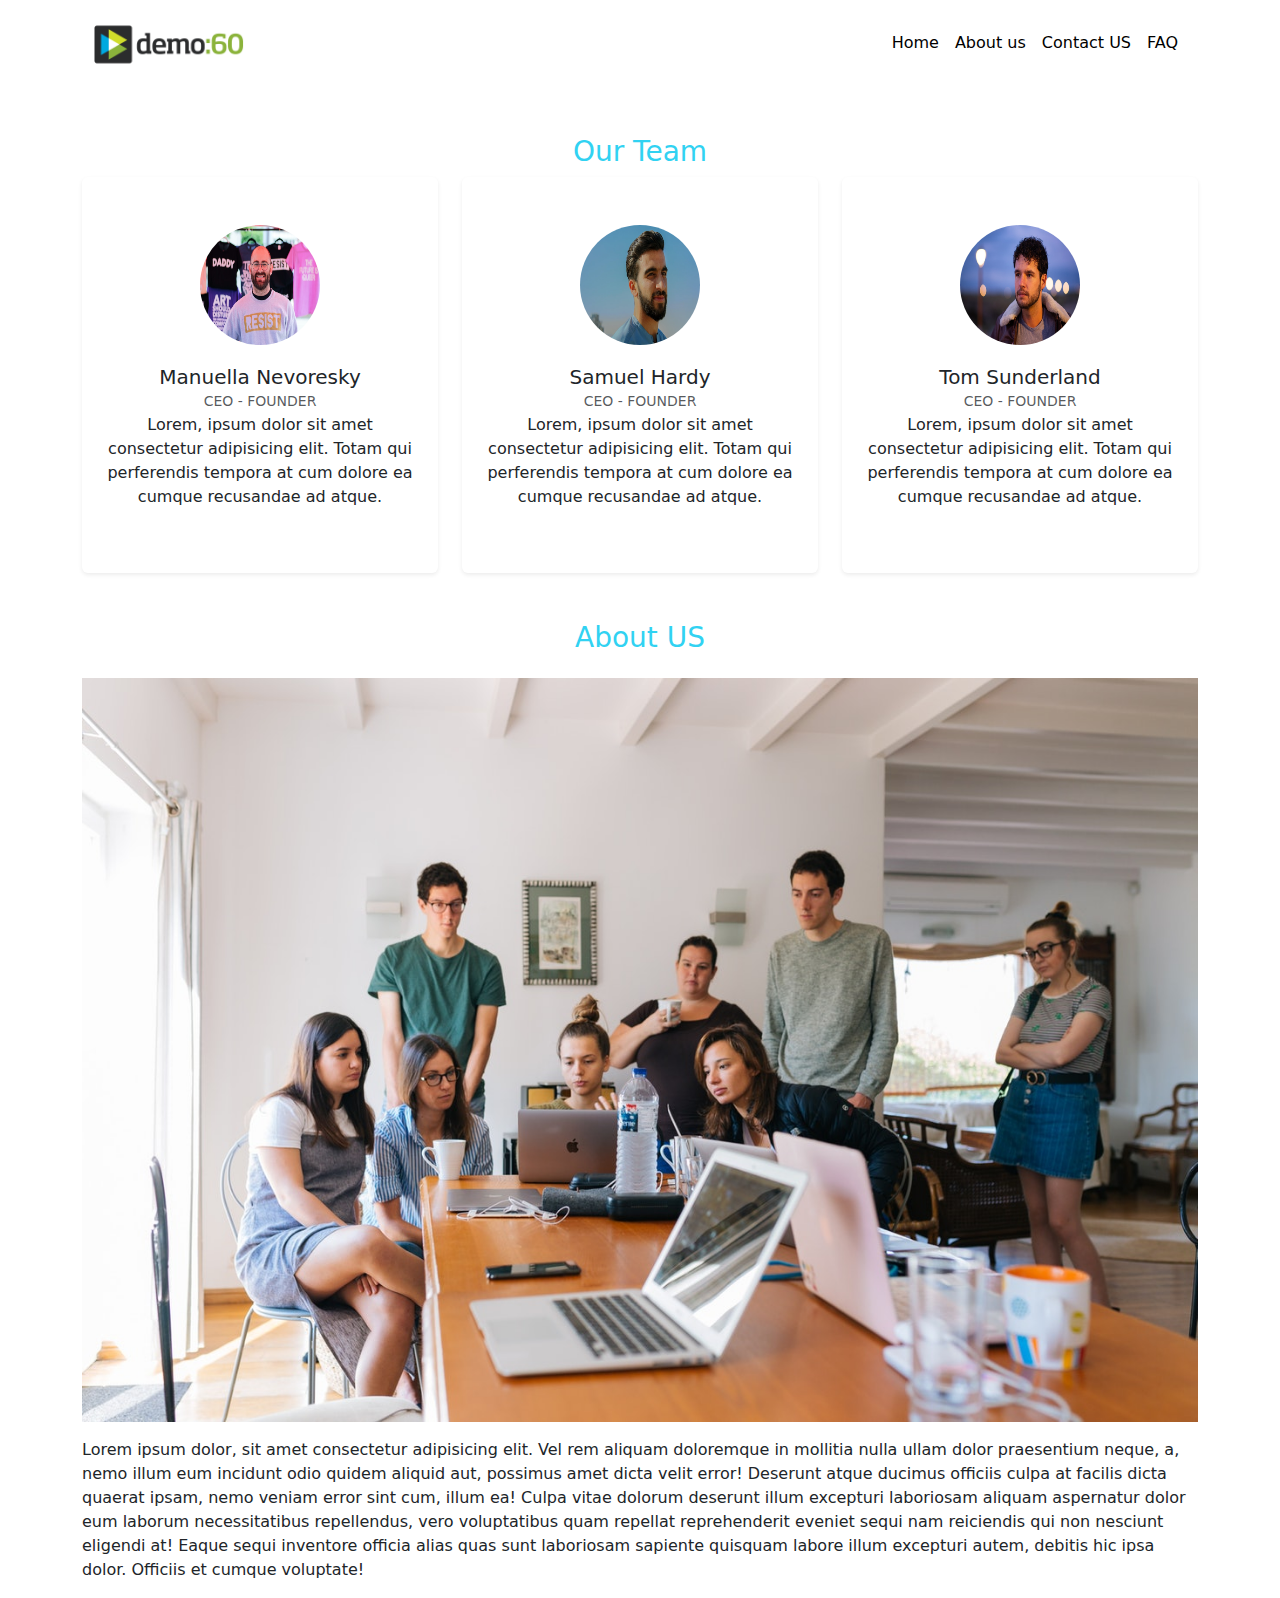
<file: about.html>
<!DOCTYPE html>
<html lang="en">
<head>
    <meta charset="UTF-8">
    <meta http-equiv="X-UA-Compatible" content="IE=edge">
    <meta name="viewport" content="width=device-width, initial-scale=1.0">
    <title>Document</title>
    <!-- Favicon  -->
    <link rel="icon" type="image/x-icon" href="assets/img/fav.jpg">
    <!-- BootStrap CSS  -->
    <link rel="stylesheet" href="assets/css/bootstrap.min.css">
    <!-- Main CSS  -->
    <link rel="stylesheet" href="style.css">
</head>
<body>
    <!-- Header Start  -->
    <Header>
        <!-- Logo & Menu  -->
        <div class="logo-menu">
            <div class="container">
                <nav class="navbar navbar-expand-lg ">
                    <div class="container-fluid">
                      <a class="navbar-brand" href="#"> <img src="assets/img/logo.png" alt=""> </a>
                      <button class="navbar-toggler" type="button" data-bs-toggle="collapse" data-bs-target="#navbarNavAltMarkup" aria-controls="navbarNavAltMarkup" aria-expanded="false" aria-label="Toggle navigation">
                        <span class="navbar-toggler-icon"></span>
                      </button>
                      <div class="collapse navbar-collapse" id="navbarNavAltMarkup">
                        <div class="navbar-nav">
                          <a class="nav-link" aria-current="page" href="index.html">Home</a>
                          <a class="nav-link" href="about.html">About us</a>
                          <a class="nav-link" href="contact.html">Contact US</a>
                          <a class="nav-link" href="faq.html">FAQ</a>
                        </div>
                      </div>
                    </div>
                  </nav>
            </div>
        </div>

    </Header>
    <!-- Header End  -->



<!-- Team Section Start  -->

<section class="team mt-5">
  <div class="container">
    <div class="row text-center">
      <h3 class="feedback-title" class="mb-4">Our Team</h3>
    </div>
    <div class="row text-center">
  
        <!-- Team item -->
        <div class="col-xl-4 col-sm-6 mb-5">
            <div class="bg-white rounded shadow-sm py-5 px-4"><img src="assets/img/c1.jpg" alt="">
                <h5 class="mb-0">Manuella Nevoresky</h5><span class="small text-uppercase text-muted">CEO - Founder</span>
                <p>Lorem, ipsum dolor sit amet consectetur adipisicing elit. Totam qui perferendis tempora at cum dolore ea cumque recusandae ad atque.</p>
            </div>
        </div><!-- End -->
  
        <!-- Team item -->
        <div class="col-xl-4 col-sm-6 mb-5">
            <div class="bg-white rounded shadow-sm py-5 px-4"><img src="assets/img/c2.jpg" alt="">
                <h5 class="mb-0">Samuel Hardy</h5><span class="small text-uppercase text-muted">CEO - Founder</span>
                <p>Lorem, ipsum dolor sit amet consectetur adipisicing elit. Totam qui perferendis tempora at cum dolore ea cumque recusandae ad atque.</p>
            </div>
        </div><!-- End -->
  
        <!-- Team item -->
        <div class="col-xl-4 col-sm-6 mb-5">
            <div class="bg-white rounded shadow-sm py-5 px-4"><img src="assets/img/c3.jpg" alt="" >
                <h5 class="mb-0">Tom Sunderland</h5><span class="small text-uppercase text-muted">CEO - Founder</span>
                <p>Lorem, ipsum dolor sit amet consectetur adipisicing elit. Totam qui perferendis tempora at cum dolore ea cumque recusandae ad atque.</p>
            </div>
        </div><!-- End -->
  <!-- End -->
    </div>
  </div>
</section>
<!-- Team Section End  -->

<!-- About Company  -->
<section class="about ">
  <div class="container">
    <div class="row">
      <h3 class="feedback-title" class="mb-4">About US</h3>
    </div>
    <div class="row mt-3">
      <img src="assets/img/team.jpg" class="img-fluid" alt="">
      <p class="mt-3">Lorem ipsum dolor, sit amet consectetur adipisicing elit. Vel rem aliquam doloremque in mollitia nulla ullam dolor praesentium neque, a, nemo illum eum incidunt odio quidem aliquid aut, possimus amet dicta velit error! Deserunt atque ducimus officiis culpa at facilis dicta quaerat ipsam, nemo veniam error sint cum, illum ea! Culpa vitae dolorum deserunt illum excepturi laboriosam aliquam aspernatur dolor eum laborum necessitatibus repellendus, vero voluptatibus quam repellat reprehenderit eveniet sequi nam reiciendis qui non nesciunt eligendi at! Eaque sequi inventore officia alias quas sunt laboriosam sapiente quisquam labore illum excepturi autem, debitis hic ipsa dolor. Officiis et cumque voluptate!</p>
    </div>
  </div>
</section>
<!-- About Company End -->



    <!-- BootStrap JS  -->
    <script src="assets/js/bootstrap.bundle.min.js"></script>
</body>
</html>
</file>
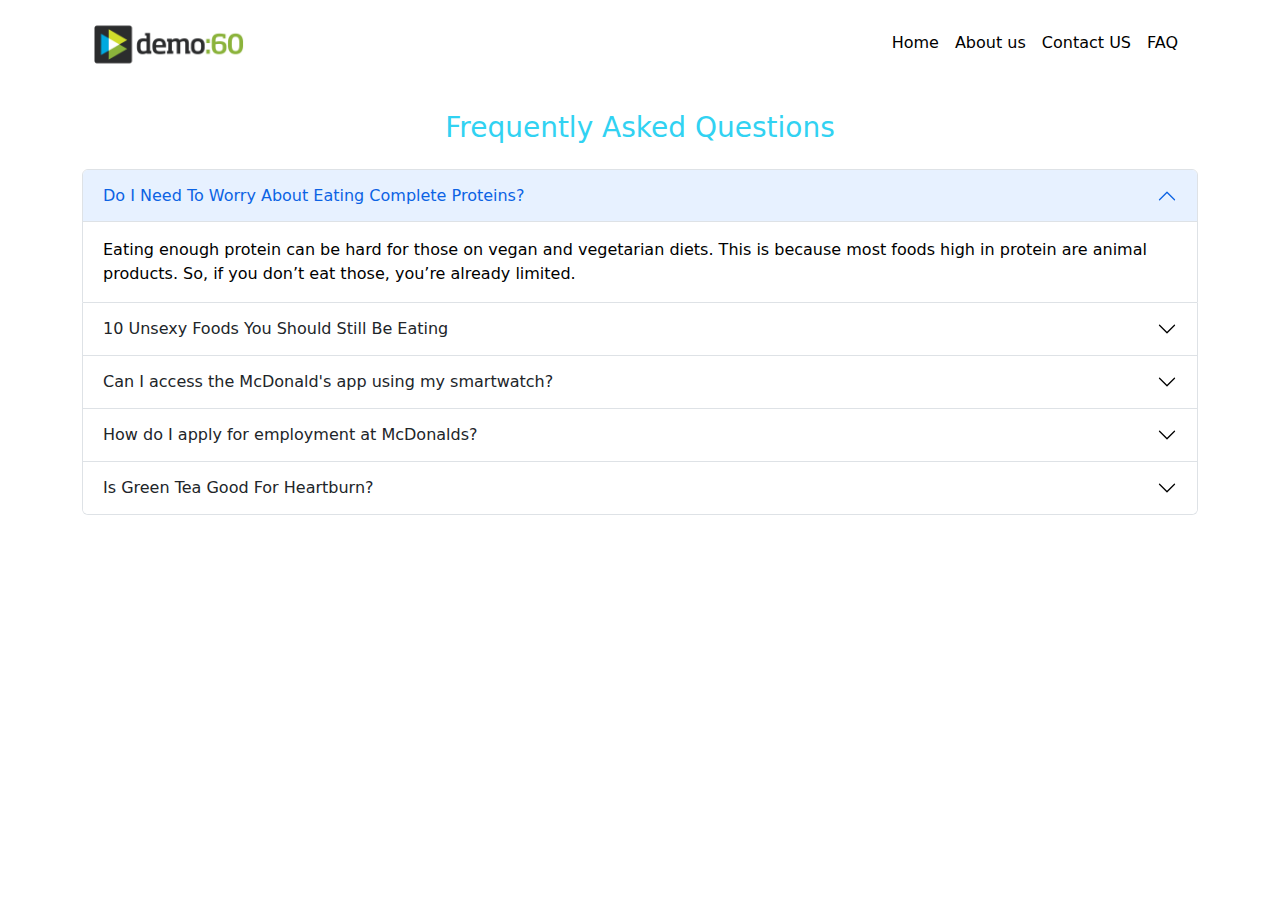
<file: faq.html>
<!DOCTYPE html>
<html lang="en">
<head>
    <meta charset="UTF-8">
    <meta http-equiv="X-UA-Compatible" content="IE=edge">
    <meta name="viewport" content="width=device-width, initial-scale=1.0">
    <title>Document</title>
    <!-- Favicon  -->
    <link rel="icon" type="image/x-icon" href="assets/img/fav.jpg">
    <!-- BootStrap CSS  -->
    <link rel="stylesheet" href="assets/css/bootstrap.min.css">
    <!-- Main CSS  -->
    <link rel="stylesheet" href="style.css">
</head>
<body>
    <!-- Header Start  -->
    <Header>
        <!-- Logo & Menu  -->
        <div class="logo-menu">
            <div class="container">
                <nav class="navbar navbar-expand-lg ">
                    <div class="container-fluid">
                      <a class="navbar-brand" href="#"> <img src="assets/img/logo.png" alt=""> </a>
                      <button class="navbar-toggler" type="button" data-bs-toggle="collapse" data-bs-target="#navbarNavAltMarkup" aria-controls="navbarNavAltMarkup" aria-expanded="false" aria-label="Toggle navigation">
                        <span class="navbar-toggler-icon"></span>
                      </button>
                      <div class="collapse navbar-collapse" id="navbarNavAltMarkup">
                        <div class="navbar-nav">
                          <a class="nav-link" aria-current="page" href="index.html">Home</a>
                          <a class="nav-link" href="about.html">About us</a>
                          <a class="nav-link" href="contact.html">Contact US</a>
                          <a class="nav-link" href="faq.html">FAQ</a>
                        </div>
                      </div>
                    </div>
                  </nav>
            </div>
        </div>

    </Header>
    <!-- Header End  -->

    <!-- Accordion Start  -->
    <section class="accordion mt-4">
      <div class="container">
        <div class="row my-3">
          <h3 class="feedback-title" class="mb-4"> Frequently Asked Questions</h3>
        </div>

        <div class="row">
          <div class="accordion" id="accordionExample">
            <div class="accordion-item">
              <h2 class="accordion-header" id="headingOne">
                <button class="accordion-button" type="button" data-bs-toggle="collapse" data-bs-target="#collapseOne" aria-expanded="true" aria-controls="collapseOne">
                  Do I Need To Worry About Eating Complete Proteins?

                </button>
              </h2>
              <div id="collapseOne" class="accordion-collapse collapse show" aria-labelledby="headingOne" data-bs-parent="#accordionExample">
                <div class="accordion-body">
                  Eating enough protein can be hard for those on vegan and vegetarian diets. This is because most foods high in protein are animal products. So, if you don’t eat those, you’re already limited.
                </div>
              </div>
            </div>
            <div class="accordion-item">
              <h2 class="accordion-header" id="headingTwo">
                <button class="accordion-button collapsed" type="button" data-bs-toggle="collapse" data-bs-target="#collapseTwo" aria-expanded="false" aria-controls="collapseTwo">
                  10 Unsexy Foods You Should Still Be Eating
                </button>
              </h2>
              <div id="collapseTwo" class="accordion-collapse collapse" aria-labelledby="headingTwo" data-bs-parent="#accordionExample">
                <div class="accordion-body">
                  We live in a society obsessed with fad diets and health crazes – there’s no doubt about it. Each day we hear about a new food or a diet that can help us live longer and be healthier than ever. 
                  But, as we know, many “old-fashioned” foods are incredibly healthy yet no longer popular. From kale to acai berries and other superfoods, other traditional foods are considered “unsexy” and “boring.”
                </div>
              </div>
            </div>
            
            <div class="accordion-item">
              <h2 class="accordion-header" id="headingThree">
                <button class="accordion-button collapsed" type="button" data-bs-toggle="collapse" data-bs-target="#collapseThree" aria-expanded="false" aria-controls="collapseThree">
                  Can I access the McDonald's app using my smartwatch?
                </button>
              </h2>
              <div id="collapseThree" class="accordion-collapse collapse" aria-labelledby="headingThree" data-bs-parent="#accordionExample">
                <div class="accordion-body">
                  The McDonald's app is not currently compatible with smartwatches.
                </div>
              </div>
            </div>

            <div class="accordion-item">
              <h2 class="accordion-header" id="headingThree">
                <button class="accordion-button collapsed" type="button" data-bs-toggle="collapse" data-bs-target="#four" aria-expanded="false" aria-controls="collapseThree">
                  How do I apply for employment at McDonalds?

                </button>
              </h2>
              <div id="four" class="accordion-collapse collapse" aria-labelledby="headingThree" data-bs-parent="#accordionExample">
                <div class="accordion-body">
                  To apply for a job at McDonald's visit the McDonalds Careers website. Navigate to Restaurant Jobs or Corporate Jobs to find available McDonald's job listings near you.
                </div>
              </div>
            </div>
            <div class="accordion-item">
              <h2 class="accordion-header" id="headingThree">
                <button class="accordion-button collapsed" type="button" data-bs-toggle="collapse" data-bs-target="#five" aria-expanded="false" aria-controls="collapseThree">
                  Is Green Tea Good For Heartburn?

                </button>
              </h2>
              <div id="five" class="accordion-collapse collapse" aria-labelledby="headingThree" data-bs-parent="#accordionExample">
                <div class="accordion-body">
                  Referred to as one of the healthiest beverages in the world, green tea is incredibly good for you. 

                  It’s loaded with antioxidants and very few calories, which makes it a wonderful addition to any diet. 

                  Some people drink green tea to help with several health conditions, including heartburn. 

                  Because of that, you may wonder exactly how green tea can help with this condition.
                </div>
              </div>
            </div>


          </div>
        </div>
      </div>
    </section>
    <!-- Accordion Ends  -->


    <!-- BootStrap JS  -->
    <script src="assets/js/bootstrap.bundle.min.js"></script>
</body>
</html>
</file>
<file: style.css>
/* Header CSS  */
.navbar-brand img{
    width: 150px;
}

.navbar-expand-lg .navbar-collapse{
    justify-content: flex-end;
}

.navbar a{
    color: #000;
    
}

/* Banner Css  */

.banner{
    background-image: url('assets/img/banner.jpg');
    background-size: cover;
    background-position: center;
    padding: 100px 0 100px 100px;
    border-radius: 2px;
}
section.banner h2 {
    background: #fff;
    width: 297px;
    padding: 10px;
    text-align: center;
    border-radius: 5px;
    margin-bottom: 20px;
}

section.banner a {
    margin-left: 70px;
    margin-top: 50px;
}


/* Food Menus  */
.section-title h2,.feedback-title {
    color: #31D2F2;
    text-align: center;
}

.data-time{
    font-size: 12px;
}
.section-title p {
    text-align: center;
}

section.food-menus {
    margin-top: 60px;
}

.food-items {
    display: flex;
    margin-top: 50px;
}

.single-item img {
    width: 100%;
    border-radius: 5px;
    margin-bottom: 10px;
}

.single-item {
    margin-left: 20px;
}

ul.food-features li {background: #ddd;margin-top: 10px;padding: 0px 10px;border-radius: 5px;border-bottom: 1px solid #333;transition: 0.5s;}

ul.food-features li:hover {
    background: #000;
    color: #fff;
}


/* Team Section Style  */
section.team img {
    width: 120px;
    height: 120px;
    border-radius: 50%;
    margin-bottom: 20px;
}
</file>
